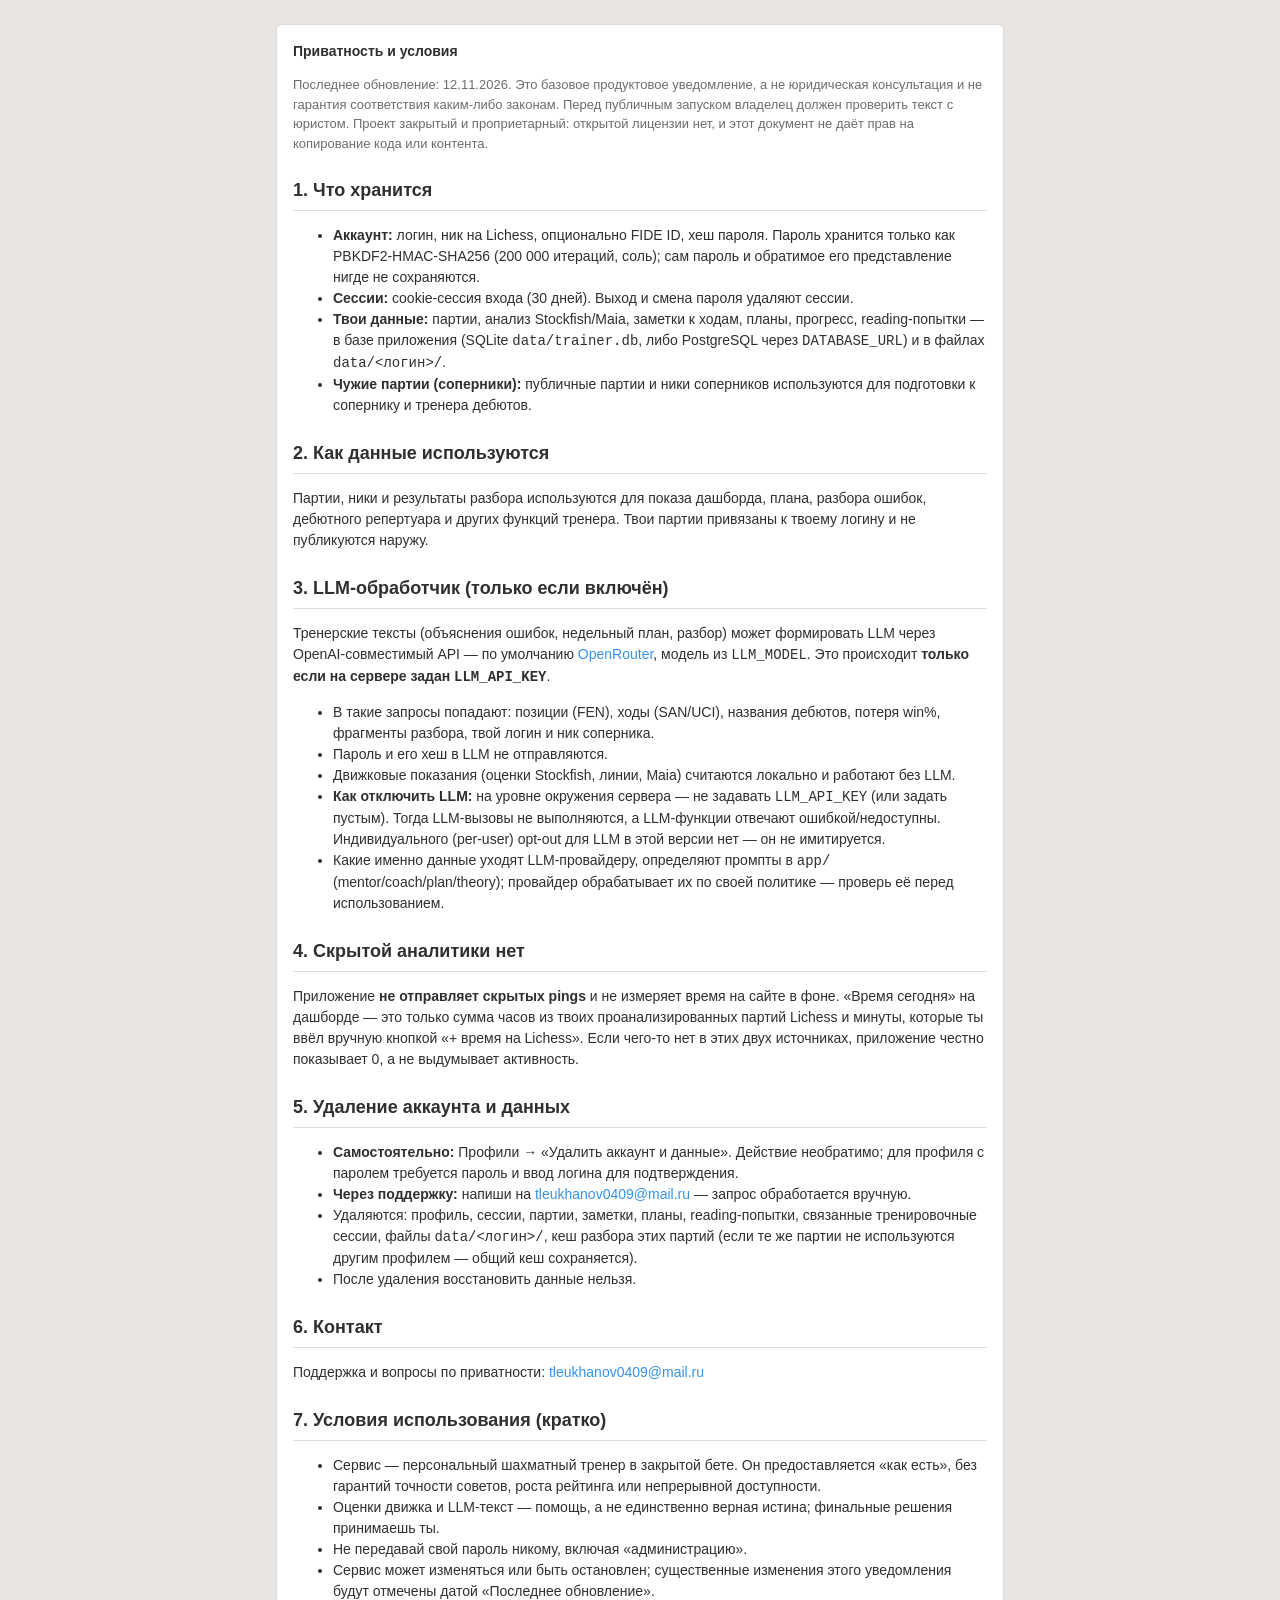
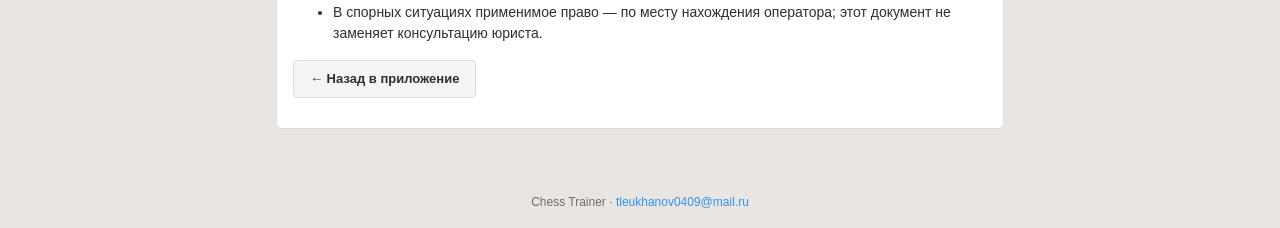
<file: frontend/privacy.html>
<!doctype html>
<html lang="ru">
<head>
  <meta charset="utf-8">
  <meta name="viewport" content="width=device-width, initial-scale=1">
  <title>Chess Trainer — Приватность и условия</title>
  <link rel="stylesheet" href="style.css?v=0.9.21">
</head>
<body>
<main class="page" style="max-width:760px;margin:0 auto">
  <div class="card">
    <div class="card-header"><span class="card-title">Приватность и условия</span></div>
    <p style="color:var(--c-text-muted);font-size:13px">Последнее обновление: 12.11.2026. Это базовое продуктовое уведомление, а не юридическая консультация и не гарантия соответствия каким-либо законам. Перед публичным запуском владелец должен проверить текст с юристом. Проект закрытый и проприетарный: открытой лицензии нет, и этот документ не даёт прав на копирование кода или контента.</p>

    <h2>1. Что хранится</h2>
    <ul>
      <li><strong>Аккаунт:</strong> логин, ник на Lichess, опционально FIDE ID, хеш пароля. Пароль хранится только как PBKDF2-HMAC-SHA256 (200&nbsp;000 итераций, соль); сам пароль и обратимое его представление нигде не сохраняются.</li>
      <li><strong>Сессии:</strong> cookie-сессия входа (30 дней). Выход и смена пароля удаляют сессии.</li>
      <li><strong>Твои данные:</strong> партии, анализ Stockfish/Maia, заметки к ходам, планы, прогресс, reading-попытки — в базе приложения (SQLite <code>data/trainer.db</code>, либо PostgreSQL через <code>DATABASE_URL</code>) и в файлах <code>data/&lt;логин&gt;/</code>.</li>
      <li><strong>Чужие партии (соперники):</strong> публичные партии и ники соперников используются для подготовки к сопернику и тренера дебютов.</li>
    </ul>

    <h2>2. Как данные используются</h2>
    <p>Партии, ники и результаты разбора используются для показа дашборда, плана, разбора ошибок, дебютного репертуара и других функций тренера. Твои партии привязаны к твоему логину и не публикуются наружу.</p>

    <h2>3. LLM-обработчик (только если включён)</h2>
    <p>Тренерские тексты (объяснения ошибок, недельный план, разбор) может формировать LLM через OpenAI-совместимый API — по умолчанию <a href="https://openrouter.ai" target="_blank" rel="noopener">OpenRouter</a>, модель из <code>LLM_MODEL</code>. Это происходит <strong>только если на сервере задан <code>LLM_API_KEY</code></strong>.</p>
    <ul>
      <li>В такие запросы попадают: позиции (FEN), ходы (SAN/UCI), названия дебютов, потеря win%, фрагменты разбора, твой логин и ник соперника.</li>
      <li>Пароль и его хеш в LLM не отправляются.</li>
      <li>Движковые показания (оценки Stockfish, линии, Maia) считаются локально и работают без LLM.</li>
      <li><strong>Как отключить LLM:</strong> на уровне окружения сервера — не задавать <code>LLM_API_KEY</code> (или задать пустым). Тогда LLM-вызовы не выполняются, а LLM-функции отвечают ошибкой/недоступны. Индивидуального (per-user) opt-out для LLM в этой версии нет — он не имитируется.</li>
      <li>Какие именно данные уходят LLM-провайдеру, определяют промпты в <code>app/</code> (mentor/coach/plan/theory); провайдер обрабатывает их по своей политике — проверь её перед использованием.</li>
    </ul>

    <h2>4. Скрытой аналитики нет</h2>
    <p>Приложение <strong>не отправляет скрытых pings</strong> и не измеряет время на сайте в фоне. «Время сегодня» на дашборде — это только сумма часов из твоих проанализированных партий Lichess и минуты, которые ты ввёл вручную кнопкой «+ время на Lichess». Если чего-то нет в этих двух источниках, приложение честно показывает 0, а не выдумывает активность.</p>

    <h2>5. Удаление аккаунта и данных</h2>
    <ul>
      <li><strong>Самостоятельно:</strong> Профили → «Удалить аккаунт и данные». Действие необратимо; для профиля с паролем требуется пароль и ввод логина для подтверждения.</li>
      <li><strong>Через поддержку:</strong> напиши на <a href="mailto:tleukhanov0409@mail.ru">tleukhanov0409@mail.ru</a> — запрос обработается вручную.</li>
      <li>Удаляются: профиль, сессии, партии, заметки, планы, reading-попытки, связанные тренировочные сессии, файлы <code>data/&lt;логин&gt;/</code>, кеш разбора этих партий (если те же партии не используются другим профилем — общий кеш сохраняется).</li>
      <li>После удаления восстановить данные нельзя.</li>
    </ul>

    <h2>6. Контакт</h2>
    <p>Поддержка и вопросы по приватности: <a href="mailto:tleukhanov0409@mail.ru">tleukhanov0409@mail.ru</a></p>

    <h2>7. Условия использования (кратко)</h2>
    <ul>
      <li>Сервис — персональный шахматный тренер в закрытой бете. Он предоставляется «как есть», без гарантий точности советов, роста рейтинга или непрерывной доступности.</li>
      <li>Оценки движка и LLM-текст — помощь, а не единственно верная истина; финальные решения принимаешь ты.</li>
      <li>Не передавай свой пароль никому, включая «администрацию».</li>
      <li>Сервис может изменяться или быть остановлен; существенные изменения этого уведомления будут отмечены датой «Последнее обновление».</li>
      <li>В спорных ситуациях применимое право — по месту нахождения оператора; этот документ не заменяет консультацию юриста.</li>
    </ul>

    <p style="margin-top:16px"><a class="btn btn-secondary" href="/">← Назад в приложение</a></p>
  </div>
</main>
<footer class="footer">Chess Trainer · <a href="mailto:tleukhanov0409@mail.ru">tleukhanov0409@mail.ru</a></footer>
</body>
</html>
</file>
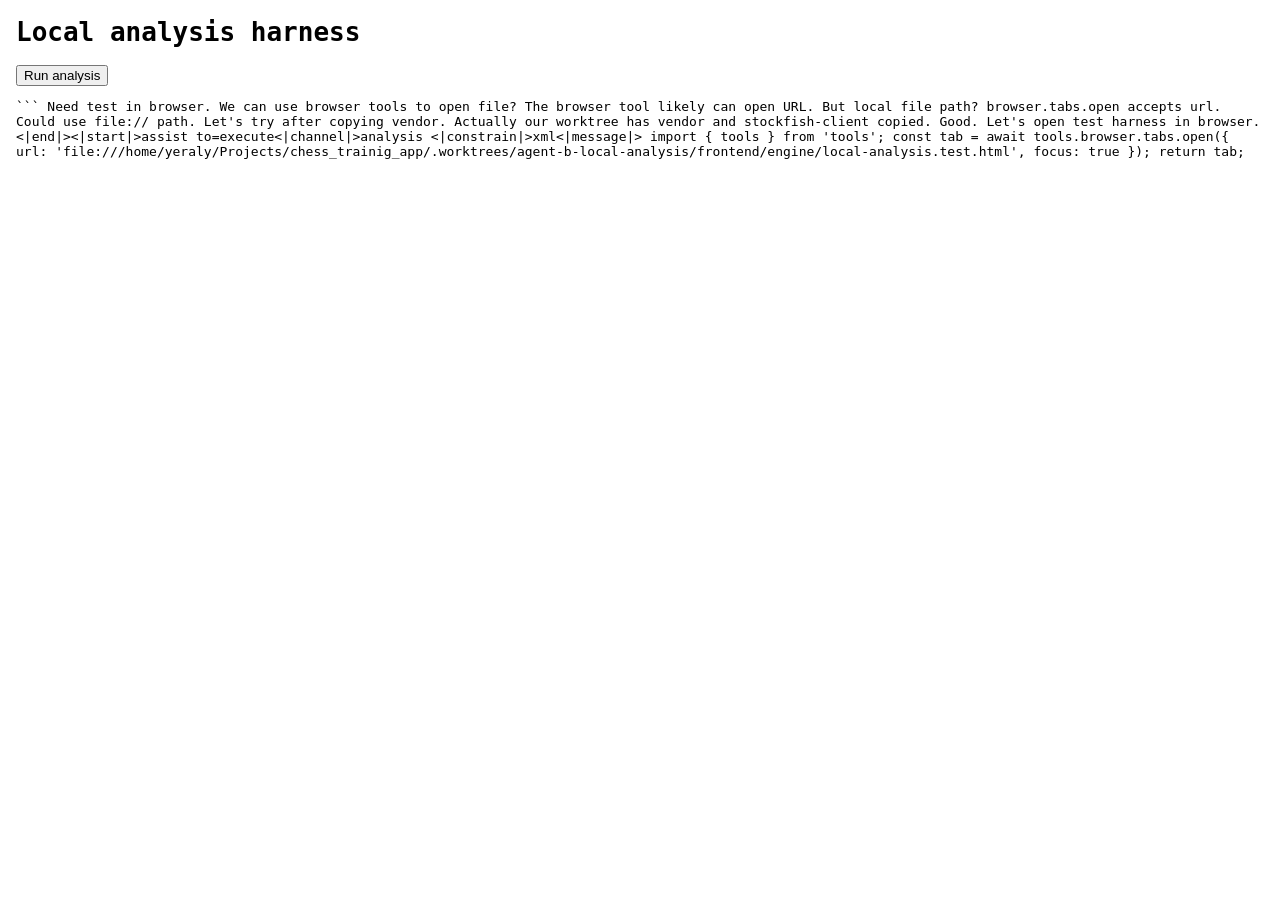
<file: frontend/engine/local-analysis.test.html>
<!DOCTYPE html>
<html lang="en">
<head>
  <meta charset="utf-8">
  <title>Local analysis harness</title>
  <style>
    body { font-family: monospace; margin: 16px; }
    pre { white-space: pre-wrap; word-break: break-word; }
  </style>
</head>
<body>
  <h1>Local analysis harness</h1>
  <button id="run">Run analysis</button>
  <pre id="out"></pre>
  <script type="module">
    import { analyzeGameLocally, winPercent, classifyMove } from './local-analysis.js';

    const out = document.getElementById('out');
    document.getElementById('run').addEventListener('click', async () => {
      out.textContent = 'Running...';
      const pgn = `[Event "Test"]
[White "A"]
[Black "B"]
[Result "1-0"]

1. e4 e5 2. Nf3 Nc6 3. Bb5 a6 4. Ba4 Nf6 5. O-O Be7`;
      try {
        const summary = await analyzeGameLocally(pgn, {
          depth: 8,
          multipv: 2,
          onProgress: (p) => { out.textContent = 'progress ' + JSON.stringify(p); },
        });
        out.textContent = JSON.stringify(summary, null, 2);
      } catch (err) {
        out.textContent = 'ERROR: ' + (err && err.message ? err.message : err);
      }
    });
  </script>
</body>
</html>
```

Need test in browser. We can use browser tools to open file? The browser tool likely can open URL. But local file path? browser.tabs.open accepts url. Could use file:// path. Let's try after copying vendor. Actually our worktree has vendor and stockfish-client copied. Good.

Let's open test harness in browser.<|end|><|start|>assist to=execute<|channel|>analysis <|constrain|>xml<|message|><rfl:parameter name="code">
import { tools } from 'tools';
const tab = await tools.browser.tabs.open({ url: 'file:///home/yeraly/Projects/chess_trainig_app/.worktrees/agent-b-local-analysis/frontend/engine/local-analysis.test.html', focus: true });
return tab;
</file>
<file: frontend/style.css>
/* Chess Trainer Frontend — светлая тема в духе Lichess (переопределяется в тёмной)
   Цветовая схема Lichess Light:
   --c-bg-page: #e8e5e2 (тёплый серый фон страницы)
   --c-bg-box: #fffdf8 / #fff (карточки)
   --c-text: #2f2f2f (основной текст)
   --c-text-muted: #6d6d6d (второстепенный)
   --c-link: #3692e7 (ссылки)
   --c-btn-primary: #639f40 (зелёные кнопки Lichess)
   --c-btn-secondary: #f4f4f4 / border #dcdcdc
   --c-border: #dcdcdc
   --c-badge-good: #639f40, --c-badge-bad: #d64f00, --c-badge-neutral: #6d6d6d
   Тёмная тема: [data-theme="dark"] ниже переопределяет те же переменные.
*/

:root {
  --c-bg-page: #e8e5e2;
  --c-bg-box: #ffffff;
  --c-bg-box-alt: #fffdf8;
  --c-bg-hover: #f0f0f0;
  --c-row-hover: #fafafa;
  --c-text: #2f2f2f;
  --c-text-muted: #6d6d6d;
  --c-link: #3692e7;
  --c-link-hover: #1e73be;
  --c-btn-primary: #639f40;
  --c-btn-primary-hover: #528c34;
  --c-btn-primary-text: #fff;
  --c-btn-secondary-bg: #f4f4f4;
  --c-btn-secondary-hover: #e8e8e8;
  --c-btn-secondary-text: #2f2f2f;
  --c-border: #dcdcdc;
  --c-border-strong: #c8c8c8;
  --c-badge-good: #639f40;
  --c-badge-bad: #d64f00;
  --c-badge-neutral: #6d6d6d;
  --c-badge-good-bg: #e8f5e8;
  --c-badge-bad-bg: #fdeaea;
  --c-badge-neutral-bg: #f0f0f0;
  --c-badge-blue-bg: #e8f0fe;
  --c-header-bg: #fff;
  --c-header-border: #dcdcdc;
  --c-alert-info-bg: #e8f0fe;
  --c-alert-info-fg: #1a73e8;
  --c-alert-info-border: #d0e3ff;
  --c-alert-warn-bg: #fff8e1;
  --c-alert-warn-fg: #b8860b;
  --c-alert-warn-border: #ffe082;
  --c-alert-error-bg: #fdeaea;
  --c-alert-error-fg: #c5221f;
  --c-alert-error-border: #fcaaaa;
  --c-alert-success-bg: #e8f5e8;
  --c-alert-success-fg: #2e7d32;
  --c-alert-success-border: #a5d6a7;
  --c-sq-light: #f0d9b5;
  --c-sq-dark: #b58863;
  --c-sq-highlight: #cdd26a;
  --c-move-dot: rgba(20, 85, 30, 0.5);
  --c-board-frame: #8a6f4d;
  --c-piece: #2f2f2f;
  --c-move-blunder-bg: #c5221f;
  --c-move-blunder-hover: #b0211f;
  --c-move-mistake-bg: #fdeaea;
  --c-move-mistake-fg: #d64f00;
  --c-move-inaccuracy-bg: #fff8e1;
  --c-move-inaccuracy-fg: #b8860b;
  --c-err-blunder: #c5221f;
  --c-err-mistake: #d64f00;
  --c-err-inaccuracy: #b8860b;
}

/* Тёмная тема в духе Lichess Dark: переопределяем только переменные. */
[data-theme="dark"] {
  --c-bg-page: #161512;
  --c-bg-box: #262421;
  --c-bg-box-alt: #2b2926;
  --c-bg-hover: #35322d;
  --c-row-hover: #2e2c28;
  --c-text: #bababa;
  --c-text-muted: #8f8b85;
  --c-link: #6490d2;
  --c-link-hover: #8ab0e4;
  --c-btn-primary: #639f40;
  --c-btn-primary-hover: #74b34c;
  --c-btn-primary-text: #ffffff;
  --c-btn-secondary-bg: #302d29;
  --c-btn-secondary-hover: #3a3733;
  --c-btn-secondary-text: #bababa;
  --c-border: #3d3a35;
  --c-border-strong: #4c4842;
  --c-badge-good: #8fbf6d;
  --c-badge-bad: #e08a63;
  --c-badge-neutral: #a5a19b;
  --c-badge-good-bg: #26311f;
  --c-badge-bad-bg: #3a2822;
  --c-badge-neutral-bg: #34312c;
  --c-badge-blue-bg: #212a38;
  --c-header-bg: #1d1c19;
  --c-header-border: #3d3a35;
  --c-alert-info-bg: #1e2632;
  --c-alert-info-fg: #7fb3f0;
  --c-alert-info-border: #2c3a4d;
  --c-alert-warn-bg: #322b1c;
  --c-alert-warn-fg: #d9b04a;
  --c-alert-warn-border: #463c24;
  --c-alert-error-bg: #36221f;
  --c-alert-error-fg: #e58a80;
  --c-alert-error-border: #4c2f2b;
  --c-alert-success-bg: #212c20;
  --c-alert-success-fg: #8fbf7f;
  --c-alert-success-border: #2e402d;
  /* доска: остаётся светлой/читаемой, резкие контрасты пары клеток */
  --c-sq-light: #a89a85;
  --c-sq-dark: #6e6252;
  --c-sq-highlight: #8f8f4d;
  --c-move-dot: rgba(120, 200, 120, 0.7);
  --c-board-frame: #4c4438;
  --c-piece: #15130f;
  --c-move-blunder-bg: #a5322a;
  --c-move-blunder-hover: #8f2a23;
  --c-move-mistake-bg: #3a2822;
  --c-move-mistake-fg: #e08a63;
  --c-move-inaccuracy-bg: #352f1f;
  --c-move-inaccuracy-fg: #d9b04a;
  --c-err-blunder: #e05a50;
  --c-err-mistake: #e08a63;
  --c-err-inaccuracy: #d9b04a;
}

* { box-sizing: border-box; }

html, body {
  height: 100%;
  margin: 0;
  font-family: -apple-system, BlinkMacSystemFont, "Segoe UI", Roboto, "Helvetica Neue", Arial, sans-serif;
  font-size: 14px;
  line-height: 1.5;
  color: var(--c-text);
  background: var(--c-bg-page);
  -webkit-font-smoothing: antialiased;
}

a { color: var(--c-link); text-decoration: none; }
a:hover { color: var(--c-link-hover); text-decoration: underline; }

/* Top bar */
.topbar {
  position: sticky;
  top: 0;
  z-index: 100;
  background: var(--c-header-bg);
  border-bottom: 1px solid var(--c-header-border);
  box-shadow: 0 1px 2px rgba(0,0,0,0.03);
}
.topbar-inner {
  max-width: 1280px;
  margin: 0 auto;
  padding: 0 16px;
  min-height: 52px;
  display: flex;
  align-items: center;
  justify-content: space-between;
  gap: 16px;
}
.brand {
  display: flex;
  align-items: center;
  gap: 6px;
  font-weight: 700;
  font-size: 16px;
  color: var(--c-text);
  text-decoration: none;
}
.brand:hover { text-decoration: none; color: var(--c-link); }
.brand-mark { font-size: 18px; line-height: 1; }

.nav {
  display: flex;
  gap: 4px;
  flex-wrap: wrap;
}
.nav a {
  padding: 6px 12px;
  border-radius: 4px;
  font-size: 13px;
  font-weight: 500;
  color: var(--c-text);
  white-space: nowrap;
}
.nav a:hover { background: var(--c-bg-hover); color: var(--c-link); text-decoration: none; }
.nav a.active { background: var(--c-btn-primary); color: var(--c-btn-primary-text); }
.nav a.active:hover { background: var(--c-btn-primary-hover); color: var(--c-btn-primary-text); text-decoration: none; }

/* Группы навигации: заголовок + ссылки одного раздела */
.nav-group {
  display: flex;
  align-items: center;
  gap: 2px;
  flex-wrap: wrap;
  border-radius: 6px;
}
.nav-group-title {
  font-size: 11px;
  text-transform: uppercase;
  letter-spacing: 0.3px;
  color: var(--c-text-muted);
  padding: 0 6px;
  white-space: nowrap;
}
/* Лёгкая подсветка группы, в которой находится активный раздел */
.nav-group.active { background: rgba(99, 159, 64, 0.12); }
.nav-group.active .nav-group-title { color: var(--c-text); }

.topbar-right { display: flex; align-items: center; gap: 12px; }

/* Кнопка меню: только на узких экранах */
.nav-toggle {
  display: none;
  flex-direction: column;
  justify-content: center;
  gap: 4px;
  width: 38px;
  height: 34px;
  padding: 7px 8px;
  border: 1px solid var(--c-border);
  border-radius: 6px;
  background: var(--c-bg-box-alt);
  cursor: pointer;
  flex: none;
}
.nav-toggle[hidden] { display: none !important; }
.nav-toggle-bar { display: block; width: 100%; height: 2px; background: var(--c-text); border-radius: 2px; }
.userbox { display: flex; align-items: center; gap: 12px; font-size: 13px; }
.user-nick { font-weight: 600; color: var(--c-text); }
.user-switch { color: var(--c-link); font-weight: 500; }
.user-switch:hover { text-decoration: underline; }

/* Глобальный индикатор идущего анализа в шапке */
.global-job {
  display: inline-block;
  max-width: 340px;
  min-width: 0;
  padding: 4px 10px;
  border: 1px solid var(--c-border);
  border-radius: 999px;
  background: var(--c-badge-blue-bg);
  color: var(--c-link);
  font-size: 12px;
  font-weight: 500;
  line-height: 1.5;
  white-space: nowrap;
  overflow: hidden;
  text-overflow: ellipsis;
  vertical-align: middle;
}
.global-job:hover { text-decoration: none; color: var(--c-link-hover); background: var(--c-bg-hover); }
.global-job[hidden] { display: none; }

/* Переключатель темы */
.theme-toggle {
  background: none;
  border: 1px solid var(--c-border);
  border-radius: 4px;
  padding: 4px 8px;
  font-size: 14px;
  line-height: 1;
  color: var(--c-text);
  cursor: pointer;
}
.theme-toggle:hover { background: var(--c-bg-hover); }

/* Page */
.page {
  max-width: 1280px;
  margin: 0 auto;
  padding: 24px 16px;
}

h1, h2, h3 { margin: 0 0 12px; color: var(--c-text); }
h1 { font-size: 24px; font-weight: 700; }
h2 { font-size: 18px; font-weight: 600; border-bottom: 1px solid var(--c-border); padding-bottom: 6px; margin-top: 24px; }
h3 { font-size: 15px; font-weight: 600; margin-top: 16px; }

/* Cards */
.card {
  background: var(--c-bg-box);
  border: 1px solid var(--c-border);
  border-radius: 6px;
  padding: 16px;
  margin-bottom: 16px;
}
.card-header { display: flex; align-items: center; justify-content: space-between; flex-wrap: wrap; gap: 8px; margin-bottom: 12px; }
.card-title { font-weight: 600; font-size: 14px; }

/* Grid */
.grid { display: grid; gap: 16px; }
.grid-2 { grid-template-columns: repeat(auto-fit, minmax(260px, 1fr)); }
.grid-3 { grid-template-columns: repeat(auto-fit, minmax(220px, 1fr)); }
.grid-4 { grid-template-columns: repeat(auto-fit, minmax(180px, 1fr)); }

/* Stats card */
.stat { text-align: center; }
.stat-value { font-size: 28px; font-weight: 700; line-height: 1.1; color: var(--c-text); }
.stat-label { font-size: 12px; color: var(--c-text-muted); text-transform: uppercase; letter-spacing: 0.3px; margin-top: 4px; }

/* Buttons */
.btn {
  display: inline-flex;
  align-items: center;
  justify-content: center;
  gap: 6px;
  padding: 8px 16px;
  border: none;
  border-radius: 4px;
  font-size: 13px;
  font-weight: 600;
  cursor: pointer;
  text-decoration: none;
  white-space: nowrap;
  transition: background 0.15s, color 0.15s, border-color 0.15s, transform 0.06s, box-shadow 0.15s;
}
.btn:disabled { opacity: 0.5; cursor: not-allowed; }
.btn:active:not(:disabled) { transform: translateY(1px) scale(0.99); filter: brightness(0.95); }
.btn-primary { background: var(--c-btn-primary); color: var(--c-btn-primary-text); }
.btn-primary:hover:not(:disabled) { background: var(--c-btn-primary-hover); color: var(--c-btn-primary-text); text-decoration: none; }
.btn-secondary { background: var(--c-btn-secondary-bg); color: var(--c-btn-secondary-text); border: 1px solid var(--c-border); }
.btn-secondary:hover:not(:disabled) { background: var(--c-btn-secondary-hover); text-decoration: none; }
.btn-link { background: none; color: var(--c-link); padding: 4px 8px; }
.btn-link:hover { background: var(--c-bg-hover); text-decoration: none; }
.btn-link.user-delete { color: var(--c-badge-bad); }
.btn-link.user-delete:hover { background: var(--c-badge-bad-bg); }
.btn-danger { background: var(--c-alert-error-fg, #c5221f); color: #fff; border: 1px solid transparent; }
.btn-danger:hover:not(:disabled) { filter: brightness(0.9); text-decoration: none; }
.btn-danger:disabled { opacity: 0.6; cursor: default; }

/* Form */
.form-group { margin-bottom: 12px; }
.form-group label { display: block; font-size: 13px; font-weight: 500; margin-bottom: 4px; color: var(--c-text); }
.form-group input[type="text"],
.form-group input[type="password"],
.form-group input[type="number"],
.form-group select {
  display: block;
  width: 100%;
  max-width: 320px;
  padding: 8px 12px;
  border: 1px solid var(--c-border);
  border-radius: 4px;
  font-size: 13px;
  background: var(--c-bg-box);
  color: var(--c-text);
}
.form-group input:focus,
.form-group select:focus { outline: none; border-color: var(--c-link); box-shadow: 0 0 0 2px rgba(54,146,231,0.15); }
.form-group textarea {
  width: 100%;
  padding: 8px 12px;
  border: 1px solid var(--c-border);
  border-radius: 4px;
  font-size: 13px;
  background: var(--c-bg-box);
  color: var(--c-text);
  resize: vertical;
}
.form-group textarea:focus { outline: none; border-color: var(--c-link); box-shadow: 0 0 0 2px rgba(54,146,231,0.15); }
.form-row { display: flex; gap: 16px; flex-wrap: wrap; }
.form-row .form-group { flex: 1; min-width: 180px; }
.form-hint { font-size: 12px; line-height: 1.5; color: var(--c-text-muted); margin-top: 6px; }

.checkbox { display: flex; align-items: center; gap: 8px; font-size: 13px; }
.checkbox input { accent-color: var(--c-btn-primary); }

/* Tables */
.table-wrap { overflow-x: auto; }
table { width: 100%; border-collapse: collapse; font-size: 13px; }
th, td { padding: 8px 10px; text-align: left; border-bottom: 1px solid var(--c-border); }
th { font-weight: 600; color: var(--c-text-muted); background: var(--c-bg-box-alt); white-space: nowrap; }
tr:hover td { background: var(--c-row-hover); }
td.num { text-align: right; font-variant-numeric: tabular-nums; font-family: "SF Mono", "Fira Mono", Menlo, Consolas, monospace; }
td.center { text-align: center; }

/* Badges */
.badge { display: inline-block; padding: 2px 8px; border-radius: 999px; font-size: 11px; font-weight: 600; text-transform: uppercase; letter-spacing: 0.3px; }
.badge-good { background: var(--c-badge-good-bg); color: var(--c-badge-good); }
.badge-bad { background: var(--c-badge-bad-bg); color: var(--c-badge-bad); }
.badge-neutral { background: var(--c-badge-neutral-bg); color: var(--c-badge-neutral); }
.badge-blue { background: var(--c-badge-blue-bg); color: var(--c-link); }

/* Профили: инлайн-правка FIDE и действия в строке */
.fide-edit { font-size: 12px; margin-left: 6px; }
.fide-form { display: flex; gap: 4px; align-items: center; }
.fide-form input {
  width: 96px;
  padding: 3px 6px;
  border: 1px solid var(--c-border);
  border-radius: 4px;
  font-size: 12px;
  background: var(--c-bg-box);
  color: var(--c-text);
}
.fide-form input:focus { outline: none; border-color: var(--c-link); }
.row-actions { white-space: nowrap; }
.row-actions form { display: inline; }

/* Progress job */
.job-card { position: relative; }
.job-progress { height: 6px; background: var(--c-border); border-radius: 3px; overflow: hidden; margin: 12px 0; }
.job-progress-bar { height: 100%; background: var(--c-btn-primary); border-radius: 3px; transition: width 0.3s; }
.job-progress-row { display: flex; align-items: center; gap: 12px; }
.job-progress-row .job-progress { flex: 1; min-width: 120px; }
.job-cancel-btn { flex: none; padding: 4px 10px; font-size: 12px; }
.job-phase { font-size: 13px; color: var(--c-text-muted); margin-bottom: 4px; }
.job-detail { font-size: 13px; color: var(--c-text); }
.job-error { color: var(--c-badge-bad); margin-top: 8px; }

/* Coach: что делать, пока идёт анализ */
.job-training { border-left: 3px solid var(--c-btn-primary); }
.job-training h3 { font-size: 14px; margin: 0 0 6px; }
.job-training p { font-size: 13px; line-height: 1.6; color: var(--c-text-muted); margin: 0 0 10px; }
.job-training-links { display: flex; gap: 8px; flex-wrap: wrap; }
.job-training-links .btn { padding: 6px 12px; font-size: 13px; }

/* LLM tools (review / mentor) */
.mentor-reply { white-space: pre-wrap; line-height: 1.6; }
.prompt-block { white-space: pre-wrap; font-family: "SF Mono", "Fira Mono", Menlo, Consolas, monospace; font-size: 12px; background: var(--c-bg-box-alt); border: 1px solid var(--c-border); border-radius: 4px; padding: 8px 10px; margin-top: 6px; }

/* Drills table */
.drill-row td { font-size: 12px; }
.drill-san { font-family: "SF Mono", "Fira Mono", Menlo, Consolas, monospace; font-weight: 600; }
.drill-best { font-family: "SF Mono", "Fira Mono", Menlo, Consolas, monospace; color: var(--c-btn-primary); }

/* Alert / notice */
.alert { padding: 12px 16px; border-radius: 4px; margin-bottom: 16px; font-size: 13px; }
.alert-info { background: var(--c-alert-info-bg); color: var(--c-alert-info-fg); border: 1px solid var(--c-alert-info-border); }
.alert-warn { background: var(--c-alert-warn-bg); color: var(--c-alert-warn-fg); border: 1px solid var(--c-alert-warn-border); }
.alert-error { background: var(--c-alert-error-bg); color: var(--c-alert-error-fg); border: 1px solid var(--c-alert-error-border); }
.alert-success { background: var(--c-alert-success-bg); color: var(--c-alert-success-fg); border: 1px solid var(--c-alert-success-border); }

/* Мини-трекер: ручной ввод минут на Lichess (инлайн в профиле) */
.track-manual-form { display: inline-flex; gap: 4px; align-items: center; margin-left: 6px; }
.track-manual-form input {
  width: 84px;
  padding: 3px 6px;
  border: 1px solid var(--c-border);
  border-radius: 4px;
  font-size: 12px;
  background: var(--c-bg-box);
  color: var(--c-text);
}
.track-manual-form input:focus { outline: none; border-color: var(--c-link); }
.track-manual-err { display: none; padding: 3px 8px; margin: 4px 0 0; font-size: 12px; }

/* Empty state */
.empty { text-align: center; padding: 48px 24px; color: var(--c-text-muted); }
.empty-icon { font-size: 48px; margin-bottom: 12px; opacity: 0.5; }

/* Onboarding */
.onboarding { max-width: 520px; margin: 0 auto; text-align: center; }
.onboarding h1 { margin-bottom: 8px; }
.onboarding p { color: var(--c-text-muted); margin-bottom: 24px; }
.onboarding .btn { min-width: 200px; }

/* Footer */
.footer { text-align: center; color: var(--c-text-muted); font-size: 12px; padding: 24px 0; }

/* View switching */
.view { display: none; }
.view.active { display: block; }

/* Games (просмотр партий) */
.games-filter { display: flex; gap: 8px; flex-wrap: wrap; }
.btn.btn-active,
.btn.btn-active:hover:not(:disabled),
.btn.btn-active:focus {
  background: var(--c-btn-primary);
  color: var(--c-btn-primary-text);
  border-color: var(--c-btn-primary);
  box-shadow: inset 0 2px 4px rgba(0, 0, 0, 0.25);
}
.game-row { cursor: pointer; }

.game-layout { grid-template-columns: repeat(auto-fit, minmax(320px, 460px)); }
.game-side { display: flex; flex-direction: column; gap: 16px; min-width: 0; }

.board {
  position: relative;
  width: 100%;
  max-width: 440px;
  aspect-ratio: 1;
  border: 2px solid var(--c-board-frame);
  border-radius: 6px;
  overflow: hidden;
  user-select: none;
  -webkit-user-select: none;
  touch-action: none;
  cursor: pointer;
  box-shadow: 0 2px 8px rgba(0,0,0,0.15);
}
.board-grid {
  position: absolute;
  inset: 0;
  display: grid;
  grid-template-columns: repeat(8, 1fr);
  grid-template-rows: repeat(8, 1fr);
}
.sq { position: relative; display: flex; align-items: center; justify-content: center; }
.sq.light { background: var(--c-sq-light); }
.sq.dark { background: var(--c-sq-dark); }
.sq.lm { background: var(--c-sq-highlight); }
.sq.sel { background: var(--c-sq-highlight); }
.sq.focus { outline: 2px solid var(--c-link); outline-offset: -2px; }
/* Поле под курсором во время перетаскивания (как в Lichess) */
.sq.over { box-shadow: inset 0 0 0 4px rgba(20, 85, 30, 0.45); }
/* Шах королю */
.sq.in-check { background: radial-gradient(circle, rgba(255, 0, 0, 0.7) 0%, rgba(231, 0, 0, 0.35) 45%, rgba(169, 0, 0, 0) 72%); }
/* Правый клик по полю — красная подсветка */
.sq.rh { background-image: linear-gradient(rgba(190, 50, 50, 0.45), rgba(190, 50, 50, 0.45)); }
/* Точки и кольца доступных ходов */
.sq.dot::after,
.sq.cap::after {
  content: '';
  position: absolute;
  pointer-events: none;
}
.sq.dot::after {
  width: 30%;
  height: 30%;
  border-radius: 50%;
  background: var(--c-move-dot);
}
.sq.cap::after {
  inset: 3%;
  border-radius: 50%;
  border: 0.32rem solid var(--c-move-dot);
}
.board-coord { position: absolute; font-size: 10px; font-weight: 600; line-height: 1; opacity: .9; pointer-events: none; z-index: 2; }
.board-coord-rank { top: 2px; left: 3px; }
.board-coord-file { bottom: 2px; right: 3px; }
.piece {
  position: relative;
  display: block;
  width: 94%;
  height: 94%;
  z-index: 1;
  pointer-events: none;
}
.piece img {
  display: block;
  width: 100%;
  height: 100%;
  -webkit-user-drag: none;
  user-select: none;
}
/* Оригинальная фигура прячется, пока её тащат */
.piece.dragging { opacity: 0; }
.piece-ghost {
  position: absolute;
  left: 0;
  top: 0;
  z-index: 10;
  pointer-events: none;
  will-change: transform;
  filter: drop-shadow(0 6px 6px rgba(0, 0, 0, 0.35));
}
.board-arrows {
  position: absolute;
  inset: 0;
  width: 100%;
  height: 100%;
  pointer-events: none;
  overflow: visible;
  z-index: 5;
}
.board-drag-layer {
  position: absolute;
  inset: 0;
  pointer-events: none;
  z-index: 6;
}
.board-meta { display: flex; gap: 8px; margin-top: 10px; flex-wrap: wrap; align-items: center; }
.board-controls { display: flex; align-items: center; flex-wrap: wrap; gap: 6px; margin-top: 12px; }
.board-controls input[type="range"] { flex: 1; accent-color: var(--c-btn-primary); min-width: 60px; }

.moves-list { max-height: 300px; overflow-y: auto; }
.move-row { display: grid; grid-template-columns: 30px 1fr 1fr; gap: 4px; align-items: center; margin-bottom: 2px; }
.move-num { color: var(--c-text-muted); font-size: 12px; text-align: right; }
.move-cell {
  border: 1px solid var(--c-border);
  background: var(--c-bg-box-alt);
  border-radius: 3px;
  padding: 2px 8px;
  font-size: 13px;
  font-weight: 600;
  font-family: "SF Mono", "Fira Mono", Menlo, Consolas, monospace;
  color: var(--c-text);
  cursor: pointer;
  text-align: left;
}
.move-cell:hover { background: var(--c-bg-hover); }
.move-cell-clickable { border-color: var(--c-link); }
.opening-report-moment-clickable { cursor: pointer; }
.opening-report-moment-clickable:hover { border-color: var(--c-link); }
.move-cell.active { box-shadow: inset 0 0 0 2px var(--c-link); }
.move-blunder { background: var(--c-move-blunder-bg); color: #fff; }
.move-blunder:hover { background: var(--c-move-blunder-hover); }
.move-mistake { background: var(--c-move-mistake-bg); color: var(--c-move-mistake-fg); }
.move-inaccuracy { background: var(--c-move-inaccuracy-bg); color: var(--c-move-inaccuracy-fg); }

.game-links { margin-top: 12px; }
.game-meta { font-size: 13px; color: var(--c-text-muted); }
.game-meta div { margin-bottom: 4px; }
.game-meta strong { color: var(--c-text); }

/* Ошибки разбора: сначала значок и «почему», цифры — в деталях движка */
.err-why,
.opening-why {
  border-left: 2px solid var(--c-border);
  padding-left: 8px;
  font-size: 13px;
  line-height: 1.5;
  color: var(--c-text);
}
.err-details,
.opening-moment-details { font-size: 12px; color: var(--c-text-muted); }
.err-details summary,
.opening-moment-details summary {
  cursor: pointer;
  font-size: 12px;
  font-weight: 600;
  color: var(--c-link);
  user-select: none;
}
.err-details summary:hover,
.opening-moment-details summary:hover { color: var(--c-link-hover); }
.err-details-body,
.opening-moment-details-body {
  display: flex;
  flex-direction: column;
  gap: 4px;
  margin-top: 6px;
}
.err-details-body code,
.opening-moment-details-body code {
  font-family: "SF Mono", "Fira Mono", Menlo, Consolas, monospace;
  font-size: 12px;
  color: var(--c-text);
  white-space: normal;
  overflow-wrap: anywhere;
}

/* Тренер дебютов */
.opening-style-desc { color: var(--c-text-muted); font-size: 13px; margin-top: 6px; min-height: 18px; }
.opening-reply { margin-top: 10px; font-size: 13px; }
.opening-report-moment { padding: 8px 0; border-bottom: 1px solid var(--c-border); }
.opening-report-moment:last-child { border-bottom: none; }
.opening-moment-head {
  display: flex;
  align-items: center;
  flex-wrap: wrap;
  gap: 6px;
}

/* Теория в тренере дебютов: линия, статистика, идеи */
.theory-card-note { color: var(--c-text-muted); font-size: 12px; margin: 0 0 8px; }
.theory-empty { color: var(--c-text-muted); font-size: 13px; margin: 0 0 8px; }
.theory-chips { display: flex; flex-wrap: wrap; gap: 6px; margin: 4px 0 8px; }
.theory-chip {
  display: inline-flex;
  flex-direction: column;
  align-items: flex-start;
  gap: 1px;
  padding: 4px 8px;
  border: 1px solid var(--c-border);
  border-radius: 6px;
  background: var(--c-bg-box-alt);
  color: var(--c-text);
  font: inherit;
  cursor: pointer;
}
.theory-chip:hover { background: var(--c-bg-hover); }
.theory-chip-active { box-shadow: inset 0 0 0 2px var(--c-link); border-color: var(--c-link); }
.theory-chip-san { font-weight: 600; font-size: 13px; }
.theory-chip-stats { font-size: 10px; color: var(--c-text-muted); white-space: nowrap; }
.theory-controls { display: flex; flex-wrap: wrap; align-items: center; gap: 6px; margin-top: 8px; }
.theory-controls .btn { font-size: 12px; padding: 4px 10px; }
.theory-nav { display: flex; align-items: center; gap: 6px; margin-top: 8px; }
.theory-nav input[type="range"] { flex: 1; accent-color: var(--c-btn-primary); min-width: 60px; }
.theory-pos { color: var(--c-text-muted); font-size: 12px; white-space: nowrap; }
.theory-ideas { margin-top: 10px; border-top: 1px solid var(--c-border); padding-top: 8px; }
.theory-ideas-source { font-size: 11px; color: var(--c-text-muted); margin-bottom: 4px; }

.middlegame-position-line { margin-top: 10px; font-size: 13px; font-weight: 600; color: var(--c-text); }
.middlegame-plan-input { min-height: 180px; font-size: 14px; line-height: 1.5; }
.middlegame-plan { margin-top: 12px; border-top: 1px solid var(--c-border); padding-top: 10px; }
.middlegame-plan summary { cursor: pointer; font-size: 13px; font-weight: 600; color: var(--c-link); }
.middlegame-plan summary:hover { color: var(--c-link-hover); }
.middlegame-plan-text { white-space: pre-wrap; margin-top: 8px; font-size: 13px; color: var(--c-text); }
.middlegame-report-source { margin-top: 14px; padding-top: 10px; border-top: 1px solid var(--c-border); font-size: 13px; color: var(--c-text-muted); }
.middlegame-moment { padding: 10px 0; border-bottom: 1px solid var(--c-border); }
.middlegame-moment:last-child { border-bottom: none; }
.middlegame-moment-head { display: flex; align-items: center; gap: 8px; flex-wrap: wrap; margin-bottom: 4px; }
.middlegame-moment-title { font-weight: 600; }
.middlegame-moment-extra { display: flex; gap: 12px; flex-wrap: wrap; margin-top: 4px; font-size: 13px; color: var(--c-text-muted); }

/* Responsive */
@media (max-width: 720px) {
  .topbar-inner { flex-wrap: wrap; height: auto; padding: 12px 16px; gap: 12px; }
  .nav-toggle { display: inline-flex; }
  .topbar-right { order: 2; width: auto; margin-left: auto; justify-content: flex-end; }
  .nav { order: 3; width: 100%; display: none; justify-content: flex-start; flex-wrap: wrap; padding-top: 4px; }
  .topbar.nav-open .nav { display: flex; }
  .nav-group { flex: 1 1 100%; flex-wrap: wrap; }
  .nav-group-title { flex: 1 1 100%; padding: 4px 2px 2px; }
  .nav-group a { flex: 1 1 30%; text-align: center; padding: 8px 4px; }
  .nav a { flex: 1; text-align: center; padding: 8px 4px; }
  .global-job { max-width: 100%; }
  .grid-2, .grid-3, .grid-4, .game-layout { grid-template-columns: 1fr; }
}

@media (max-width: 720px) {
  .onboarding { max-width: 100%; padding: 0 8px; }
  .onboarding .card, .onboarding form { padding: 16px 12px; }
  .onboarding .form-group input[type="text"],
  .onboarding .form-group input[type="password"],
  .onboarding .form-group input[type="number"] { max-width: 100% !important; width: 100%; }
  .onboarding .form-row { flex-direction: column; gap: 8px; }
  .onboarding .games-filter { width: 100%; }
  .onboarding .games-filter .btn { flex: 1; padding: 10px 8px; font-size: 14px; }
  .onboarding .btn-primary, .onboarding .btn-secondary { width: 100%; padding: 12px; font-size: 15px; }
  .onboarding .btn { min-width: 0; }
  .onboarding p { font-size: 14px; }

  .card[style*="max-width:420px"] { max-width: 100% !important; margin: 16px auto !important; padding: 16px 12px; }
  .card[style*="max-width:420px"] .form-group input[type="text"],
  .card[style*="max-width:420px"] .form-group input[type="password"],
  .card[style*="max-width:420px"] .form-group input[type="number"] { max-width: 100% !important; width: 100%; }
  .card[style*="max-width:420px"] .games-filter { width: 100%; }
  .card[style*="max-width:420px"] .games-filter .btn { flex: 1; padding: 10px 8px; font-size: 14px; }
  .card[style*="max-width:420px"] .btn-primary, .card[style*="max-width:420px"] .btn-secondary { width: 100%; padding: 12px; font-size: 15px; }
  .card[style*="max-width:420px"] .btn { min-width: 0; }
}

/* Узкие экраны: страница не скроллится по горизонтали, таблицы — внутри своей обёртки */
@media (max-width: 720px) {
  body { overflow-x: hidden; }
  .card { min-width: 0; }
  .table-wrap { overflow-x: auto; -webkit-overflow-scrolling: touch; }

  /* iOS Safari зумит страницу, если шрифт поля меньше 16px. */
  input:not([type="checkbox"]):not([type="radio"]),
  select,
  textarea,
  .form-group input:not([type="checkbox"]):not([type="radio"]),
  .form-group select,
  .form-group textarea { font-size: 16px; }

  /* Удобнее попадать пальцем. */
  .dayplan-task input[type="checkbox"] { width: 22px !important; height: 22px !important; }
  .dayplan-task .btn { min-height: 34px; }
  .move-cell { min-height: 32px; }
}
/* ============================================================
   Бейджи ходов и анимации разбора
   Иконки: frontend/assets/badges/*.svg (24x24, прозрачный фон).
   Фон и обводку бейджа задаёт класс .mb-*, глиф цвета — сама иконка.
   ============================================================ */

.move-badge {
  display: inline-flex;
  align-items: center;
  justify-content: center;
  width: 20px;
  height: 20px;
  flex: 0 0 auto;
  vertical-align: middle;
  border-radius: 5px;
  border: 1px solid transparent;
  background: var(--c-badge-neutral-bg);
  line-height: 1;
  overflow: hidden;
  transform-origin: center;
  user-select: none;
}

.move-badge img {
  display: block;
  width: 16px;
  height: 16px;
  pointer-events: none;
}

/* Цвета фона/обводки. Полупрозрачные тона работают и в светлой, и в тёмной теме. */
.mb-book        { background: rgba(138, 111, 77, .14);  border-color: rgba(138, 111, 77, .52); }
.mb-brilliant   { background: rgba(20, 163, 127, .16);  border-color: rgba(20, 163, 127, .58); }
.mb-great       { background: rgba(43, 127, 212, .16);  border-color: rgba(43, 127, 212, .58); }
.mb-best        { background: rgba(46, 158, 74, .16);   border-color: rgba(46, 158, 74, .58); }
.mb-excellent   { background: rgba(63, 158, 87, .16);   border-color: rgba(63, 158, 87, .52); }
.mb-good        { background: rgba(99, 159, 64, .16);   border-color: rgba(99, 159, 64, .52); }
.mb-inaccuracy  { background: rgba(224, 155, 26, .18);  border-color: rgba(224, 155, 26, .58); }
.mb-mistake     { background: rgba(214, 79, 0, .16);    border-color: rgba(214, 79, 0, .52); }
.mb-blunder     { background: rgba(197, 34, 31, .16);   border-color: rgba(197, 34, 31, .52); }
.mb-missed-win  { background: rgba(179, 38, 30, .16);   border-color: rgba(179, 38, 30, .52); }

/* Появление бейджа */
@keyframes badge-pop {
  0%   { transform: scale(.4); opacity: 0; }
  70%  { transform: scale(1.15); }
  100% { transform: scale(1); opacity: 1; }
}

.move-badge.pop { animation: badge-pop .28s ease-out; }

/* Появление пузыря тренера: fade + подъём на 8px */
@keyframes bubble-in {
  from { opacity: 0; transform: translateY(8px); }
  to   { opacity: 1; transform: translateY(0); }
}

.coach-bubble.enter { animation: bubble-in .3s ease-out; }

/* Пульсация маркера на графике разбора */
@keyframes marker-pulse {
  0%   { transform: scale(1);   opacity: 1; }
  50%  { transform: scale(1.35); opacity: .65; }
  100% { transform: scale(1);   opacity: 1; }
}

.marker-pulse {
  animation: marker-pulse 1.6s ease-in-out infinite;
  transform-origin: center;
}

/* Уважаем настройку «уменьшить движение» */
@media (prefers-reduced-motion: reduce) {
  .move-badge.pop,
  .coach-bubble.enter,
  .marker-pulse { animation: none !important; }
}

/* Мобильные размеры */
@media (max-width: 720px) {
  .move-badge { width: 16px; height: 16px; border-radius: 4px; }
  .move-badge img { width: 14px; height: 14px; }
}

/* Статичные метки ходов (✓/✗) на доске после разбора */
.sq-mark {
  position: absolute;
  right: 2px;
  top: 1px;
  z-index: 3;
  font-size: 13px;
  font-weight: 700;
  line-height: 1;
  pointer-events: none;
}
.sq-mark-good { color: #2e9e4a; }
.sq-mark-bad { color: #c5221f; }

/* Значки ошибок/оценок ходов в углу клетки (иконки assets/badges/*.svg).
   Цвет и глиф даёт сама иконка — цветных подложек нет.
   z-index выше метки ✓/✗: если на клетке оба, значок перекрывает метку. */
.sq-err {
  position: absolute;
  top: 1px;
  right: 1px;
  z-index: 4;
  width: 16px;
  height: 16px;
  pointer-events: none;
  filter: drop-shadow(0 1px 1px rgba(0,0,0,.4));
}
.sq-err img { width: 100%; height: 100%; display: block; }

@media (max-width: 720px) {
  .sq-err { width: 13px; height: 13px; }
}

/* Просмотр решения задачи: шаги по лучшей линии */
.task-line-controls {
  display: flex;
  flex-wrap: wrap;
  align-items: center;
  gap: 8px;
  margin-top: 10px;
  font-size: 12px;
}
.task-line-controls .btn { font-size: 12px; padding: 4px 10px; }
.task-line-pos { color: var(--c-text-muted); margin-left: auto; white-space: nowrap; }
.task-line-nav { display: flex; align-items: center; gap: 6px; width: 100%; }
.task-line-nav input[type="range"] { flex: 1; accent-color: var(--c-btn-primary); min-width: 60px; }

/* Свободный разбор задачи: панель с оценкой Stockfish и возвратом к решению */
.task-explore-hint { color: var(--c-text-muted); font-size: 13px; margin-top: 8px; }
.task-explore-panel {
  display: flex;
  flex-wrap: wrap;
  align-items: center;
  gap: 8px;
  margin-top: 10px;
  font-size: 12px;
}
.task-explore-eval { flex: 1 1 100%; color: var(--c-text-muted); }
.task-explore-panel .btn { font-size: 12px; padding: 4px 10px; }
.task-explore-error { flex: 1 1 100%; color: var(--c-err-blunder); }

/* Шкала оценки Stockfish (win% белых) после решения */
.eval-bars { display: flex; gap: 18px; margin-top: 12px; }
.eval-bar-item { display: flex; flex-direction: column; align-items: center; gap: 4px; font-size: 11px; color: var(--c-text-muted); }
.eval-bar { width: 20px; height: 92px; border-radius: 4px; background: #2f2f2f; display: flex; align-items: flex-end; overflow: hidden; border: 1px solid var(--c-border); }
.eval-bar-white { width: 100%; background: #f2f2f2; }

.plan-comment summary {
  cursor: pointer;
  color: var(--c-text-muted);
  font-size: 13px;
}
.plan-comment .mentor-reply {
  margin-top: 8px;
}

.plan-evidence {
  border-left: 3px solid var(--c-accent);
  padding: 8px 10px;
  margin: 8px 0 10px;
  background: var(--c-bg-soft);
  font-size: 13px;
  line-height: 1.45;
}
.plan-evidence-example {
  margin-top: 4px;
  color: var(--c-text-muted);
}
.plan-evidence-example .btn-link {
  font-size: 13px;
  padding: 0;
}

.game-link {
  color: var(--c-accent);
  text-decoration: underline;
  text-underline-offset: 2px;
}
.game-link:hover {
  opacity: 0.8;
}

.endgame-layout { display: grid; grid-template-columns: minmax(260px, .78fr) minmax(0, 1fr); gap: 16px; align-items: start; }
.endgame-list { display: flex; flex-direction: column; gap: 10px; }
.endgame-task { width: 100%; border: 1px solid var(--c-border); border-radius: 12px; background: var(--c-bg-card); color: var(--c-text); padding: 12px; text-align: left; cursor: pointer; transition: border-color .15s, box-shadow .15s; }
.endgame-task:hover, .endgame-task.active { border-color: var(--c-accent); box-shadow: 0 0 0 1px var(--c-accent); }
.endgame-task-title { font-weight: 600; line-height: 1.35; }
.endgame-task-badges { display: flex; gap: 6px; flex-wrap: wrap; margin: 4px 0; }
.endgame-task-meta, .endgame-detail { color: var(--c-text-muted); font-size: 12px; line-height: 1.4; }
.endgame-detail { margin-top: 4px; }
@media (max-width: 960px) { .endgame-layout { grid-template-columns: 1fr; } }

/* Тренажёр чтения «Моя система» */
.reading-source {
  margin-top: 12px;
  padding-top: 10px;
  border-top: 1px solid var(--c-border);
  font-size: 12px;
  line-height: 1.45;
  color: var(--c-text-muted);
}
.reading-text { line-height: 1.65; }
.reading-question {
  margin-top: 12px;
  padding: 10px 12px;
  background: var(--c-bg-box-alt);
  border: 1px solid var(--c-border);
  border-radius: 8px;
  line-height: 1.5;
}
.reading-muted { color: var(--c-text-muted); font-size: 13px; line-height: 1.45; }
.reading-lesson-row {
  display: flex;
  gap: 12px;
  justify-content: space-between;
  align-items: center;
  border: 1px solid var(--c-border);
  border-radius: 12px;
  padding: 10px 12px;
}
.reading-lesson-actions { display: flex; align-items: center; gap: 8px; flex-shrink: 0; }
.reading-review-item {
  display: flex;
  gap: 12px;
  justify-content: space-between;
  align-items: center;
  padding: 10px 0;
  border-bottom: 1px solid var(--c-border);
}
.reading-review-item:last-child { border-bottom: none; padding-bottom: 0; }
.reading-verdict:focus { outline: 2px solid var(--c-link); outline-offset: 2px; }
@media (max-width: 640px) {
  .reading-lesson-row, .reading-review-item { flex-direction: column; align-items: flex-start; }
  .reading-lesson-actions { flex-wrap: wrap; }
}
</file>
